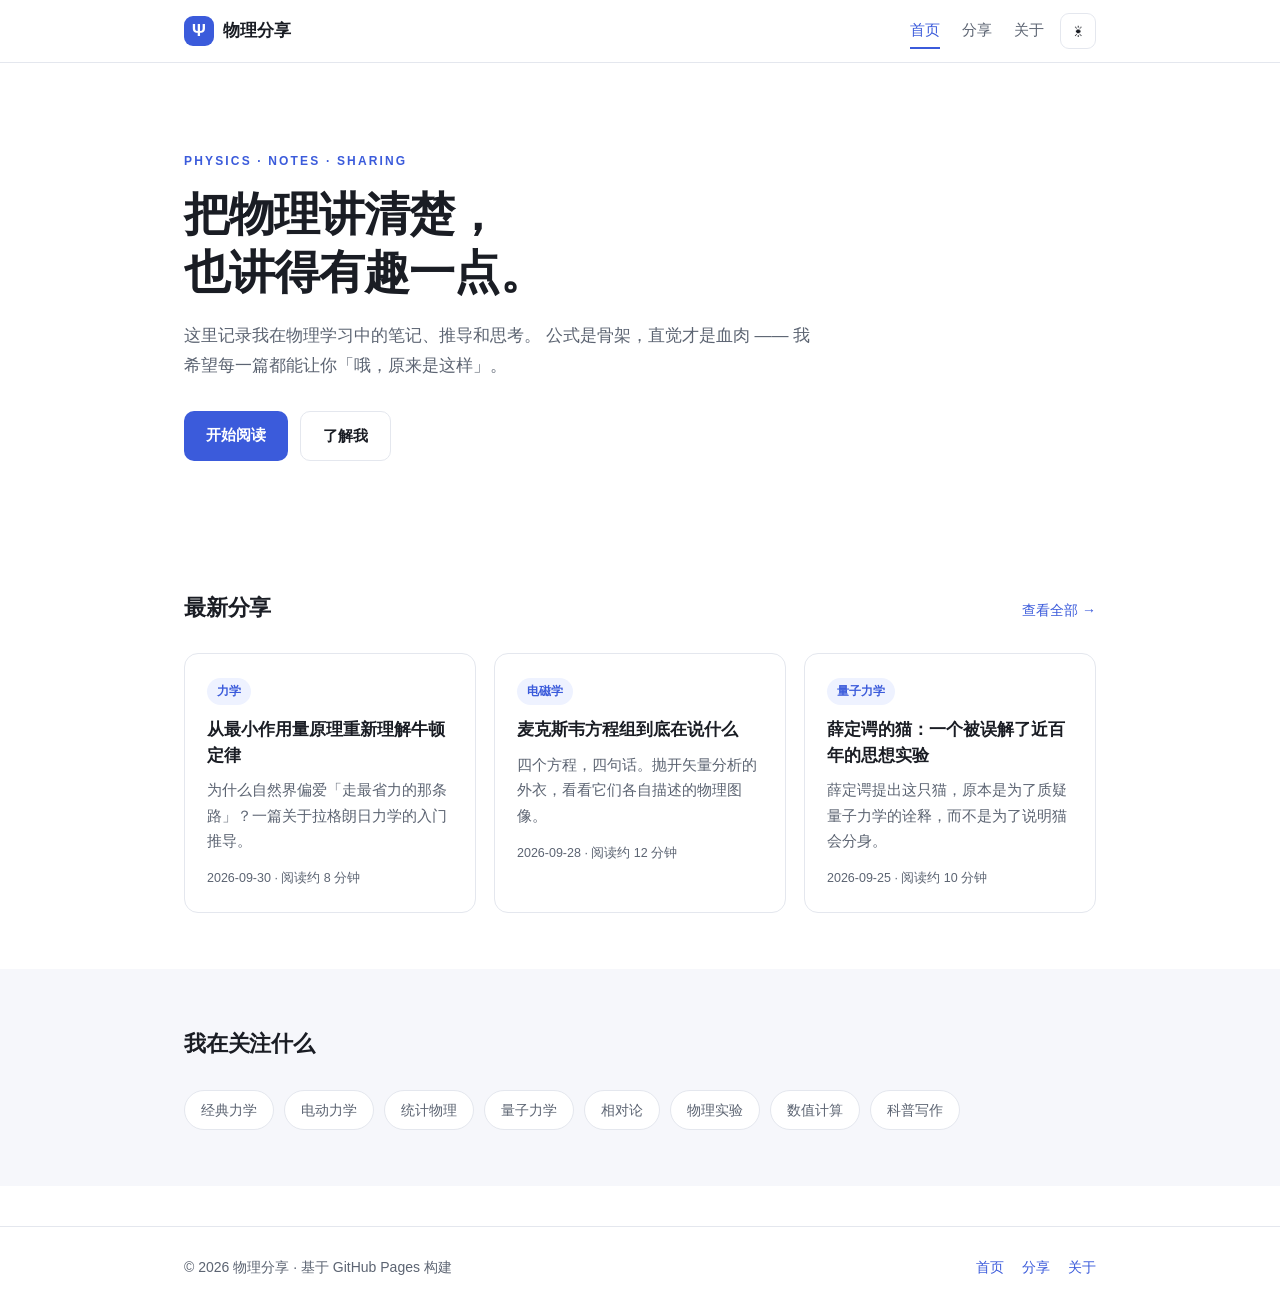
<file: index.html>
<!DOCTYPE html>
<html lang="zh-CN">
<head>
  <meta charset="UTF-8">
  <meta name="viewport" content="width=device-width, initial-scale=1.0">
  <title>物理分享 · 首页</title>
  <meta name="description" content="一个关于物理学习与分享的个人站点">
  <link rel="stylesheet" href="assets/style.css">
</head>
<body>
  <header class="site-header">
    <div class="wrap header-inner">
      <a class="brand" href="index.html">
        <span class="brand-mark">Ψ</span>
        <span class="brand-text">物理分享</span>
      </a>
      <nav class="nav" id="nav">
        <a href="index.html" class="active">首页</a>
        <a href="posts.html">分享</a>
        <a href="about.html">关于</a>
      </nav>
      <button class="theme-toggle" id="themeToggle" type="button" aria-label="切换深浅色">
        <span id="themeIcon">☀</span>
      </button>
      <button class="nav-toggle" id="navToggle" type="button" aria-label="展开菜单">☰</button>
    </div>
  </header>

  <main>
    <section class="hero">
      <div class="wrap">
        <p class="eyebrow">PHYSICS · NOTES · SHARING</p>
        <h1>把物理讲清楚，<br>也讲得有趣一点。</h1>
        <p class="lead">
          这里记录我在物理学习中的笔记、推导和思考。
          公式是骨架，直觉才是血肉 —— 我希望每一篇都能让你「哦，原来是这样」。
        </p>
        <div class="hero-actions">
          <a class="btn btn-primary" href="posts.html">开始阅读</a>
          <a class="btn btn-ghost" href="about.html">了解我</a>
        </div>
      </div>
    </section>

    <section class="section">
      <div class="wrap">
        <div class="section-head">
          <h2>最新分享</h2>
          <a class="more" href="posts.html">查看全部 →</a>
        </div>

        <div class="cards">
          <article class="card">
            <div class="card-tag">力学</div>
            <h3><a href="posts.html">从最小作用量原理重新理解牛顿定律</a></h3>
            <p class="card-desc">
              为什么自然界偏爱「走最省力的那条路」？一篇关于拉格朗日力学的入门推导。
            </p>
            <div class="card-meta">2026-09-30 · 阅读约 8 分钟</div>
          </article>

          <article class="card">
            <div class="card-tag">电磁学</div>
            <h3><a href="posts.html">麦克斯韦方程组到底在说什么</a></h3>
            <p class="card-desc">
              四个方程，四句话。抛开矢量分析的外衣，看看它们各自描述的物理图像。
            </p>
            <div class="card-meta">2026-09-28 · 阅读约 12 分钟</div>
          </article>

          <article class="card">
            <div class="card-tag">量子力学</div>
            <h3><a href="posts.html">薛定谔的猫：一个被误解了近百年的思想实验</a></h3>
            <p class="card-desc">
              薛定谔提出这只猫，原本是为了质疑量子力学的诠释，而不是为了说明猫会分身。
            </p>
            <div class="card-meta">2026-09-25 · 阅读约 10 分钟</div>
          </article>
        </div>
      </div>
    </section>

    <section class="section alt">
      <div class="wrap">
        <div class="section-head">
          <h2>我在关注什么</h2>
        </div>
        <div class="topics">
          <span class="topic">经典力学</span>
          <span class="topic">电动力学</span>
          <span class="topic">统计物理</span>
          <span class="topic">量子力学</span>
          <span class="topic">相对论</span>
          <span class="topic">物理实验</span>
          <span class="topic">数值计算</span>
          <span class="topic">科普写作</span>
        </div>
      </div>
    </section>
  </main>

  <footer class="site-footer">
    <div class="wrap footer-inner">
      <p>© <span id="year">2026</span> 物理分享 · 基于 GitHub Pages 构建</p>
      <p class="footer-links">
        <a href="index.html">首页</a>
        <a href="posts.html">分享</a>
        <a href="about.html">关于</a>
      </p>
    </div>
  </footer>

  <script src="assets/main.js"></script>
</body>
</html>
</file>
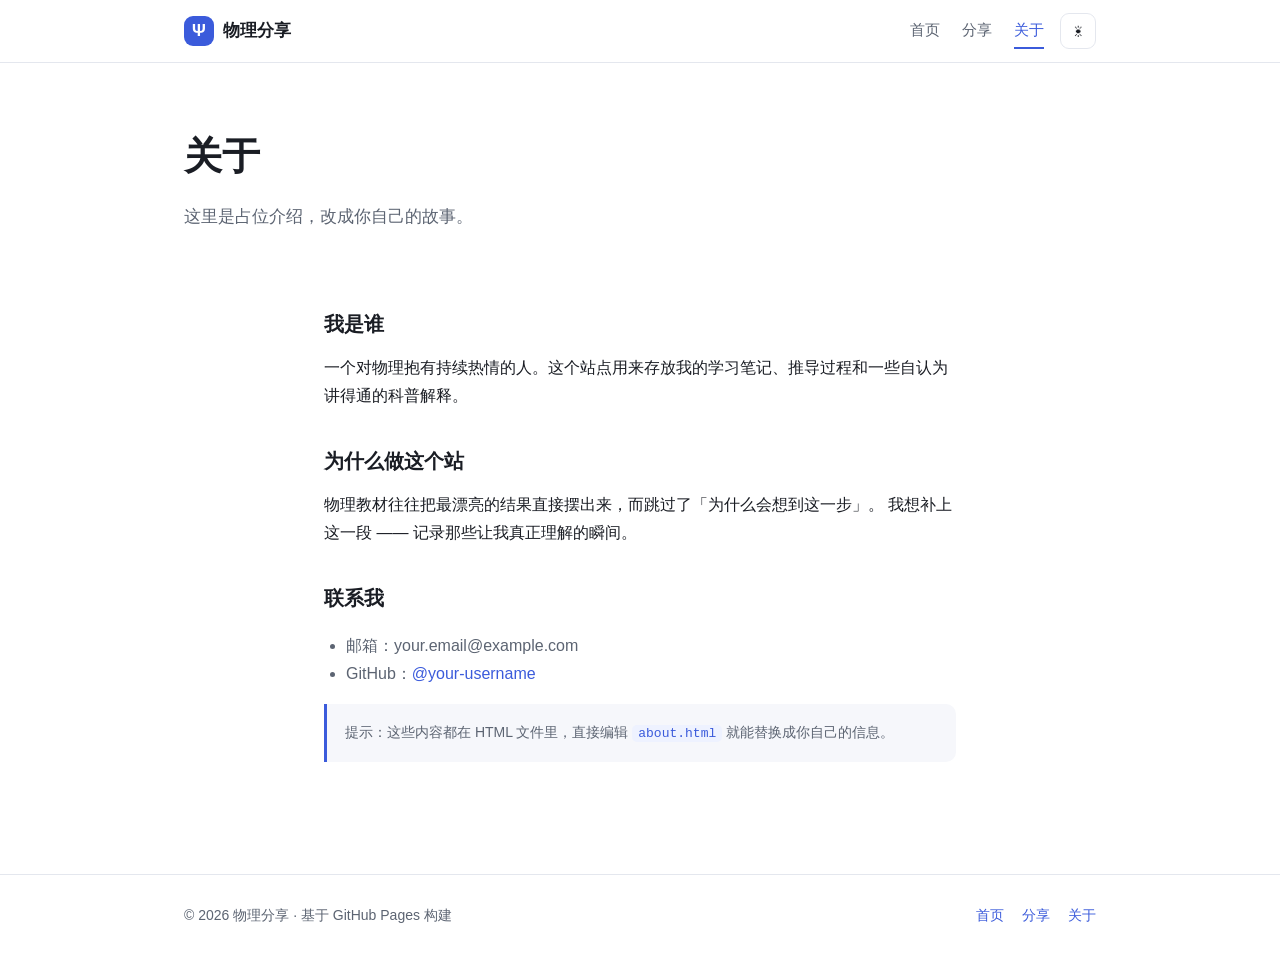
<file: about.html>
<!DOCTYPE html>
<html lang="zh-CN">
<head>
  <meta charset="UTF-8">
  <meta name="viewport" content="width=device-width, initial-scale=1.0">
  <title>关于 · 物理分享</title>
  <meta name="description" content="关于这个站点和站主">
  <link rel="stylesheet" href="assets/style.css">
</head>
<body>
  <header class="site-header">
    <div class="wrap header-inner">
      <a class="brand" href="index.html">
        <span class="brand-mark">Ψ</span>
        <span class="brand-text">物理分享</span>
      </a>
      <nav class="nav" id="nav">
        <a href="index.html">首页</a>
        <a href="posts.html">分享</a>
        <a href="about.html" class="active">关于</a>
      </nav>
      <button class="theme-toggle" id="themeToggle" type="button" aria-label="切换深浅色">
        <span id="themeIcon">☀</span>
      </button>
      <button class="nav-toggle" id="navToggle" type="button" aria-label="展开菜单">☰</button>
    </div>
  </header>

  <main>
    <section class="page-head">
      <div class="wrap">
        <h1>关于</h1>
        <p class="lead">这里是占位介绍，改成你自己的故事。</p>
      </div>
    </section>

    <section class="section">
      <div class="wrap prose">
        <h2>我是谁</h2>
        <p>
          一个对物理抱有持续热情的人。这个站点用来存放我的学习笔记、推导过程和一些自认为讲得通的科普解释。
        </p>

        <h2>为什么做这个站</h2>
        <p>
          物理教材往往把最漂亮的结果直接摆出来，而跳过了「为什么会想到这一步」。
          我想补上这一段 —— 记录那些让我真正理解的瞬间。
        </p>

        <h2>联系我</h2>
        <ul>
          <li>邮箱：your.email@example.com</li>
          <li>GitHub：<a href="https://github.com/">@your-username</a></li>
        </ul>

        <p class="note">
          提示：这些内容都在 HTML 文件里，直接编辑 <code>about.html</code> 就能替换成你自己的信息。
        </p>
      </div>
    </section>
  </main>

  <footer class="site-footer">
    <div class="wrap footer-inner">
      <p>© <span id="year">2026</span> 物理分享 · 基于 GitHub Pages 构建</p>
      <p class="footer-links">
        <a href="index.html">首页</a>
        <a href="posts.html">分享</a>
        <a href="about.html">关于</a>
      </p>
    </div>
  </footer>

  <script src="assets/main.js"></script>
</body>
</html>
</file>
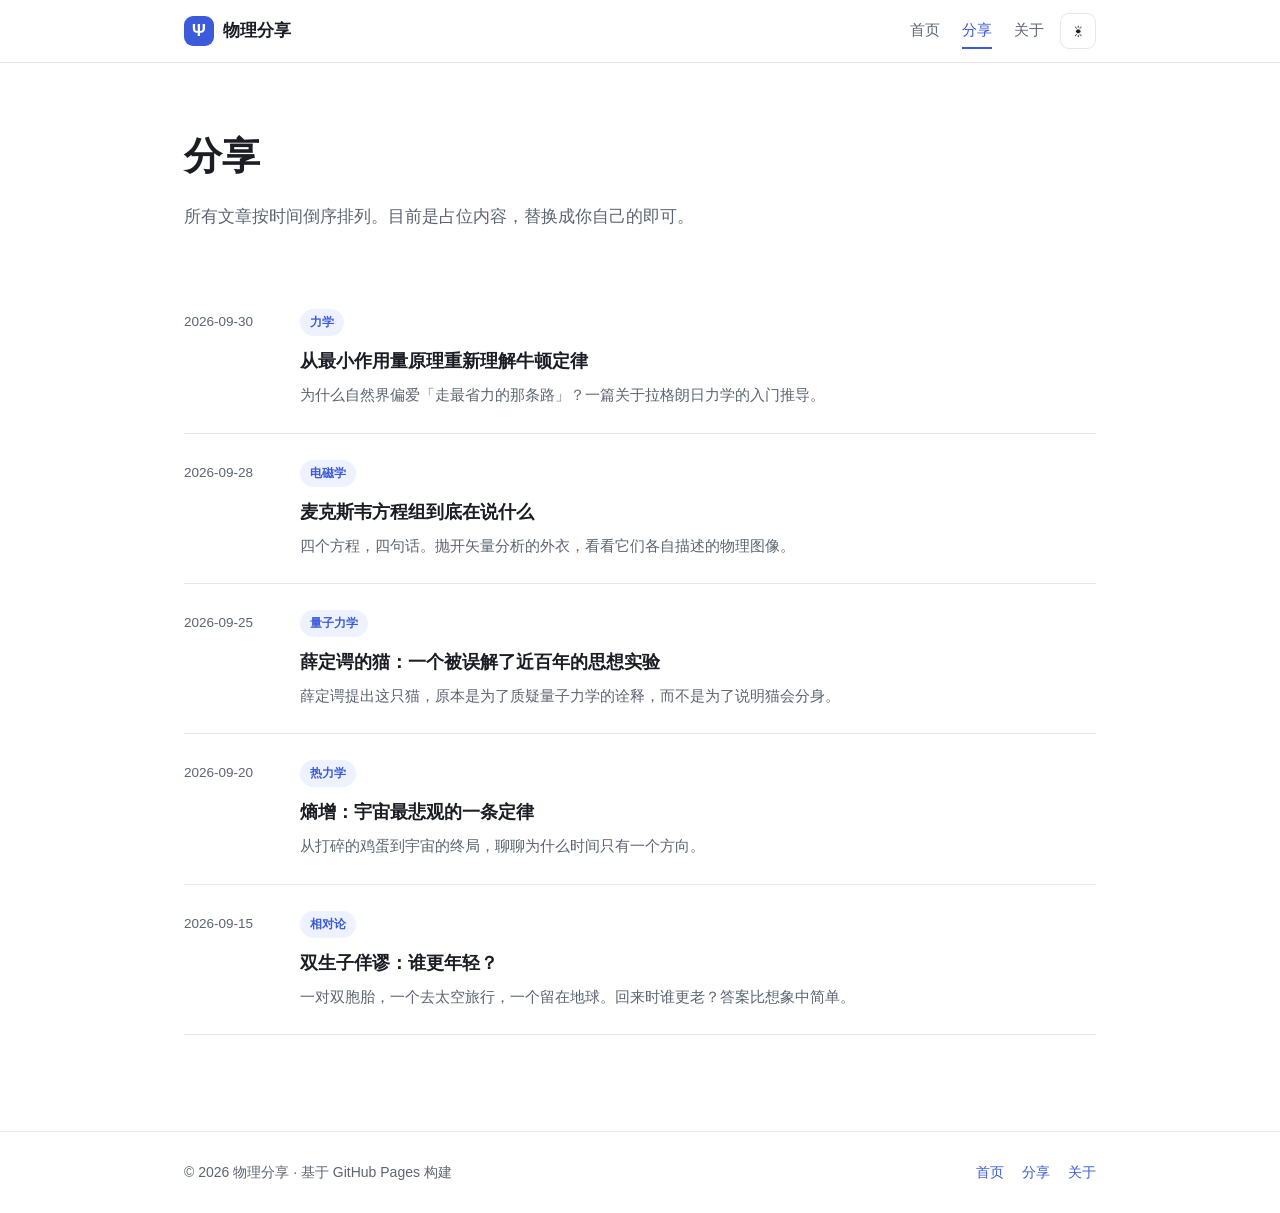
<file: posts.html>
<!DOCTYPE html>
<html lang="zh-CN">
<head>
  <meta charset="UTF-8">
  <meta name="viewport" content="width=device-width, initial-scale=1.0">
  <title>分享 · 物理分享</title>
  <meta name="description" content="物理笔记与文章列表">
  <link rel="stylesheet" href="assets/style.css">
</head>
<body>
  <header class="site-header">
    <div class="wrap header-inner">
      <a class="brand" href="index.html">
        <span class="brand-mark">Ψ</span>
        <span class="brand-text">物理分享</span>
      </a>
      <nav class="nav" id="nav">
        <a href="index.html">首页</a>
        <a href="posts.html" class="active">分享</a>
        <a href="about.html">关于</a>
      </nav>
      <button class="theme-toggle" id="themeToggle" type="button" aria-label="切换深浅色">
        <span id="themeIcon">☀</span>
      </button>
      <button class="nav-toggle" id="navToggle" type="button" aria-label="展开菜单">☰</button>
    </div>
  </header>

  <main>
    <section class="page-head">
      <div class="wrap">
        <h1>分享</h1>
        <p class="lead">所有文章按时间倒序排列。目前是占位内容，替换成你自己的即可。</p>
      </div>
    </section>

    <section class="section">
      <div class="wrap">
        <ul class="post-list">
          <li class="post-item">
            <div class="post-date">2026-09-30</div>
            <div class="post-main">
              <span class="card-tag">力学</span>
              <h3><a href="#">从最小作用量原理重新理解牛顿定律</a></h3>
              <p>为什么自然界偏爱「走最省力的那条路」？一篇关于拉格朗日力学的入门推导。</p>
            </div>
          </li>
          <li class="post-item">
            <div class="post-date">2026-09-28</div>
            <div class="post-main">
              <span class="card-tag">电磁学</span>
              <h3><a href="#">麦克斯韦方程组到底在说什么</a></h3>
              <p>四个方程，四句话。抛开矢量分析的外衣，看看它们各自描述的物理图像。</p>
            </div>
          </li>
          <li class="post-item">
            <div class="post-date">2026-09-25</div>
            <div class="post-main">
              <span class="card-tag">量子力学</span>
              <h3><a href="#">薛定谔的猫：一个被误解了近百年的思想实验</a></h3>
              <p>薛定谔提出这只猫，原本是为了质疑量子力学的诠释，而不是为了说明猫会分身。</p>
            </div>
          </li>
          <li class="post-item">
            <div class="post-date">2026-09-20</div>
            <div class="post-main">
              <span class="card-tag">热力学</span>
              <h3><a href="#">熵增：宇宙最悲观的一条定律</a></h3>
              <p>从打碎的鸡蛋到宇宙的终局，聊聊为什么时间只有一个方向。</p>
            </div>
          </li>
          <li class="post-item">
            <div class="post-date">2026-09-15</div>
            <div class="post-main">
              <span class="card-tag">相对论</span>
              <h3><a href="#">双生子佯谬：谁更年轻？</a></h3>
              <p>一对双胞胎，一个去太空旅行，一个留在地球。回来时谁更老？答案比想象中简单。</p>
            </div>
          </li>
        </ul>
      </div>
    </section>
  </main>

  <footer class="site-footer">
    <div class="wrap footer-inner">
      <p>© <span id="year">2026</span> 物理分享 · 基于 GitHub Pages 构建</p>
      <p class="footer-links">
        <a href="index.html">首页</a>
        <a href="posts.html">分享</a>
        <a href="about.html">关于</a>
      </p>
    </div>
  </footer>

  <script src="assets/main.js"></script>
</body>
</html>
</file>
<file: assets/style.css>
/* ===== 设计变量 ===== */
:root {
  --bg: #ffffff;
  --bg-soft: #f6f7fb;
  --text: #1a1d24;
  --text-muted: #5c6472;
  --border: #e4e7ee;
  --accent: #3b5bdb;
  --accent-soft: #eef2ff;
  --shadow: 0 1px 2px rgba(20, 24, 35, .05), 0 8px 24px rgba(20, 24, 35, .06);
  --radius: 14px;
  --max: 960px;
}

[data-theme="dark"] {
  --bg: #12141a;
  --bg-soft: #1a1d26;
  --text: #e8eaf0;
  --text-muted: #9aa3b2;
  --border: #2a2e3a;
  --accent: #7d95ff;
  --accent-soft: #1e2440;
  --shadow: 0 1px 2px rgba(0, 0, 0, .3), 0 8px 24px rgba(0, 0, 0, .35);
}

* { box-sizing: border-box; }

html { scroll-behavior: smooth; }

body {
  margin: 0;
  background: var(--bg);
  color: var(--text);
  font-family: -apple-system, BlinkMacSystemFont, "Segoe UI", "PingFang SC",
               "Hiragino Sans GB", "Microsoft YaHei", "Helvetica Neue", Arial, sans-serif;
  line-height: 1.75;
  -webkit-font-smoothing: antialiased;
  transition: background .25s ease, color .25s ease;
}

a { color: var(--accent); text-decoration: none; }
a:hover { text-decoration: underline; }

.wrap { max-width: var(--max); margin: 0 auto; padding: 0 24px; }

/* ===== 顶部导航 ===== */
.site-header {
  position: sticky;
  top: 0;
  z-index: 50;
  background: color-mix(in srgb, var(--bg) 88%, transparent);
  backdrop-filter: saturate(180%) blur(12px);
  border-bottom: 1px solid var(--border);
}

.header-inner {
  display: flex;
  align-items: center;
  gap: 16px;
  height: 62px;
}

.brand {
  display: flex;
  align-items: center;
  gap: 9px;
  font-weight: 700;
  font-size: 17px;
  color: var(--text);
  margin-right: auto;
}
.brand:hover { text-decoration: none; }

.brand-mark {
  display: grid;
  place-items: center;
  width: 30px;
  height: 30px;
  border-radius: 9px;
  background: var(--accent);
  color: #fff;
  font-size: 17px;
}

.nav { display: flex; gap: 22px; }
.nav a {
  color: var(--text-muted);
  font-size: 15px;
  font-weight: 500;
  padding: 4px 0;
  border-bottom: 2px solid transparent;
}
.nav a:hover { color: var(--text); text-decoration: none; }
.nav a.active { color: var(--accent); border-bottom-color: var(--accent); }

.theme-toggle,
.nav-toggle {
  background: transparent;
  border: 1px solid var(--border);
  color: var(--text);
  border-radius: 9px;
  width: 36px;
  height: 36px;
  cursor: pointer;
  font-size: 15px;
  display: grid;
  place-items: center;
}
.theme-toggle:hover, .nav-toggle:hover { background: var(--bg-soft); }
.nav-toggle { display: none; }

/* ===== Hero ===== */
.hero { padding: 88px 0 72px; }

.eyebrow {
  font-size: 12px;
  letter-spacing: .18em;
  color: var(--accent);
  font-weight: 600;
  margin: 0 0 14px;
}

.hero h1 {
  font-size: clamp(30px, 5.5vw, 46px);
  line-height: 1.25;
  margin: 0 0 20px;
  letter-spacing: -.02em;
}

.lead {
  font-size: 17px;
  color: var(--text-muted);
  max-width: 640px;
  margin: 0 0 30px;
}

.hero-actions { display: flex; gap: 12px; flex-wrap: wrap; }

.btn {
  display: inline-block;
  padding: 11px 22px;
  border-radius: 10px;
  font-size: 15px;
  font-weight: 600;
  transition: transform .15s ease, opacity .15s ease;
}
.btn:hover { text-decoration: none; transform: translateY(-1px); }
.btn-primary { background: var(--accent); color: #fff; }
.btn-ghost { border: 1px solid var(--border); color: var(--text); }
.btn-ghost:hover { background: var(--bg-soft); }

/* ===== 区块 ===== */
.section { padding: 56px 0; }
.section.alt { background: var(--bg-soft); }

.section-head {
  display: flex;
  align-items: baseline;
  justify-content: space-between;
  gap: 16px;
  margin-bottom: 26px;
}
.section-head h2 { font-size: 22px; margin: 0; letter-spacing: -.01em; }
.more { font-size: 14px; }

.page-head { padding: 60px 0 20px; }
.page-head h1 { font-size: clamp(28px, 4.5vw, 38px); margin: 0 0 12px; }
.page-head .lead { margin-bottom: 0; }

/* ===== 卡片 ===== */
.cards {
  display: grid;
  grid-template-columns: repeat(auto-fill, minmax(270px, 1fr));
  gap: 18px;
}

.card {
  background: var(--bg);
  border: 1px solid var(--border);
  border-radius: var(--radius);
  padding: 22px;
  transition: box-shadow .2s ease, transform .2s ease;
}
.card:hover { box-shadow: var(--shadow); transform: translateY(-2px); }

.card-tag {
  display: inline-block;
  font-size: 12px;
  font-weight: 600;
  color: var(--accent);
  background: var(--accent-soft);
  padding: 3px 10px;
  border-radius: 999px;
  margin-bottom: 12px;
}

.card h3 { font-size: 17px; margin: 0 0 10px; line-height: 1.5; }
.card h3 a { color: var(--text); }
.card h3 a:hover { color: var(--accent); }

.card-desc { color: var(--text-muted); font-size: 14.5px; margin: 0 0 14px; }
.card-meta { font-size: 12.5px; color: var(--text-muted); }

/* ===== 话题标签 ===== */
.topics { display: flex; flex-wrap: wrap; gap: 10px; }
.topic {
  padding: 7px 16px;
  border: 1px solid var(--border);
  border-radius: 999px;
  font-size: 14px;
  color: var(--text-muted);
  background: var(--bg);
}

/* ===== 文章列表 ===== */
.post-list { list-style: none; margin: 0; padding: 0; }

.post-item {
  display: flex;
  gap: 24px;
  padding: 24px 0;
  border-bottom: 1px solid var(--border);
}
.post-item:first-child { padding-top: 0; }

.post-date {
  flex: 0 0 92px;
  font-size: 13.5px;
  color: var(--text-muted);
  font-variant-numeric: tabular-nums;
  padding-top: 3px;
}

.post-main h3 { font-size: 18px; margin: 0 0 8px; line-height: 1.5; }
.post-main h3 a { color: var(--text); }
.post-main h3 a:hover { color: var(--accent); }
.post-main p { color: var(--text-muted); font-size: 14.5px; margin: 0; }

/* ===== 正文排版 ===== */
.prose { max-width: 680px; }
.prose h2 { font-size: 20px; margin: 34px 0 12px; }
.prose h2:first-child { margin-top: 0; }
.prose p { margin: 0 0 16px; }
.prose ul { padding-left: 22px; color: var(--text-muted); }

.note {
  margin-top: 36px;
  padding: 16px 18px;
  background: var(--bg-soft);
  border-left: 3px solid var(--accent);
  border-radius: 0 10px 10px 0;
  font-size: 14px;
  color: var(--text-muted);
}
.note code {
  background: var(--accent-soft);
  color: var(--accent);
  padding: 1px 6px;
  border-radius: 5px;
  font-size: 13px;
}

/* ===== 页脚 ===== */
.site-footer {
  border-top: 1px solid var(--border);
  margin-top: 40px;
  padding: 28px 0;
  font-size: 14px;
  color: var(--text-muted);
}
.footer-inner {
  display: flex;
  justify-content: space-between;
  gap: 16px;
  flex-wrap: wrap;
}
.footer-inner p { margin: 0; }
.footer-links { display: flex; gap: 18px; }

/* ===== 响应式 ===== */
@media (max-width: 720px) {
  .nav {
    display: none;
    position: absolute;
    top: 62px;
    left: 0;
    right: 0;
    flex-direction: column;
    gap: 0;
    background: var(--bg);
    border-bottom: 1px solid var(--border);
    padding: 8px 24px 16px;
  }
  .nav.open { display: flex; }
  .nav a { padding: 11px 0; border-bottom: none; }
  .nav-toggle { display: grid; }

  .hero { padding: 56px 0 48px; }
  .post-item { flex-direction: column; gap: 8px; }
  .post-date { flex: none; }
}
</file>
